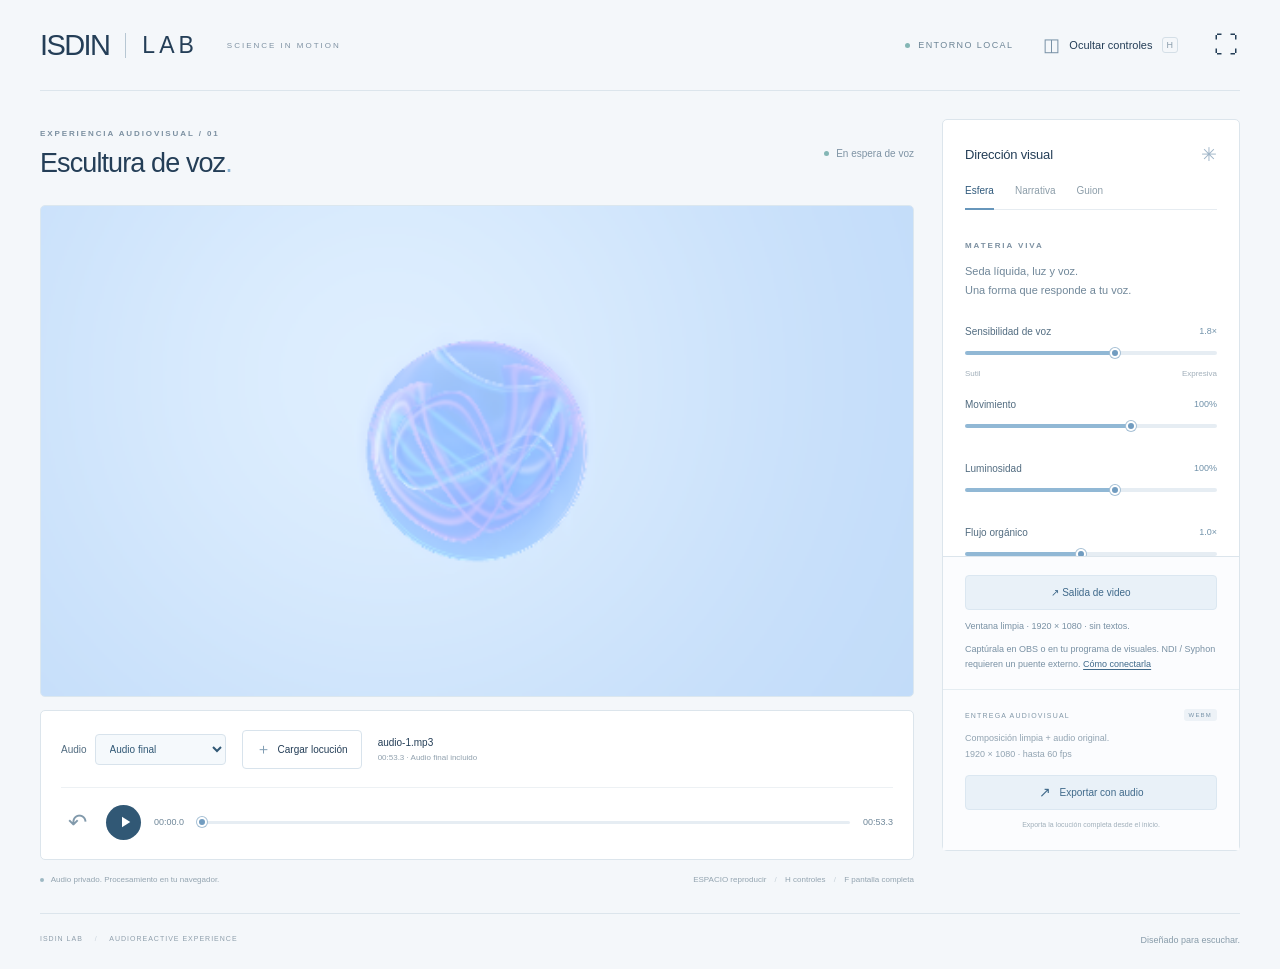
<file: index.html>
<!doctype html>
<html lang="es">
<head>
  <meta charset="utf-8">
  <meta name="viewport" content="width=device-width, initial-scale=1">
  <meta name="theme-color" content="#edf5fc">
  <title>ISDIN LAB — Escultura de voz</title>
  <link rel="icon" href="data:image/svg+xml,%3Csvg xmlns=%27http://www.w3.org/2000/svg%27 viewBox=%270 0 32 32%27%3E%3Ccircle cx=%2716%27 cy=%2716%27 r=%2713%27 fill=%27%23A9D5FF%27/%3E%3C/svg%3E">
  <link rel="stylesheet" href="styles.css">
  <script defer src="vendor/three.min.js"></script>
  <script defer src="src/audio.js"></script>
  <script defer src="src/markers.js"></script>
  <script defer src="src/voice-response.js"></script>
  <script defer src="src/orb.js"></script>
  <script defer src="src/recorder.js"></script>
  <script defer src="assets/locucion.js"></script>
  <script defer src="assets/audio-options.js"></script>
  <script defer src="src/video-output.js"></script>
  <script defer src="src/app.js"></script>
</head>
<body>
  <div class="app" id="app">
    <header class="header chrome">
      <a class="brand" href="./" aria-label="ISDIN LAB inicio">ISDIN<span class="brand-line"></span><span class="lab">LAB</span><span class="brand-caption">SCIENCE IN MOTION</span></a>
      <div class="header-actions"><span class="local-label"><i></i> ENTORNO LOCAL</span><button id="clean" class="quiet"><span aria-hidden="true">◫</span> Ocultar controles <kbd>H</kbd></button><button id="fullscreen" class="icon-button" title="Pantalla completa (F)" aria-label="Pantalla completa">⛶</button></div>
    </header>
    <div class="workspace">
      <main class="main-area">
        <div class="section-heading chrome"><div><div class="eyebrow">EXPERIENCIA AUDIOVISUAL / 01</div><h1>Escultura de voz<span>.</span></h1></div><div class="session"><span class="status-dot"></span><span id="session-status">En espera de voz</span></div></div>
        <section id="stage" class="stage" aria-label="Esfera holográfica audioreactiva">
          <canvas id="orb-canvas" aria-label="Esfera tridimensional de cristal con filamentos líquidos iridiscentes"></canvas>
          <div id="webgl-error" class="webgl-error" hidden role="alert"></div>
        </section>
        <section class="transport chrome" aria-label="Reproducción de audio">
          <div class="audio-source"><label class="audio-preset-label" for="audio-preset">Audio<select id="audio-preset" aria-label="Elegir audio incluido"><option value="audio-1" selected>Audio final</option><option value="custom" hidden>Archivo cargado</option></select></label><label class="upload-button" for="audio-file"><span aria-hidden="true">＋</span> Cargar locución</label><input id="audio-file" type="file" accept=".wav,.mp3,audio/wav,audio/mpeg" hidden><div class="file-meta"><strong id="file-name">Ningún audio cargado</strong><span id="file-info">WAV o MP3 · Desde tu equipo</span></div></div>
          <div class="playback"><button id="restart" class="icon-button" disabled aria-label="Reiniciar audio" title="Reiniciar">↶</button><button id="play" class="play-button" disabled aria-label="Reproducir" title="Reproducir / pausar (espacio)"><svg viewBox="0 0 24 24" width="18" height="18" fill="currentColor" aria-hidden="true"><path d="M8 5v14l11-7z"/></svg></button><span class="time" id="current-time">00:00.0</span><div class="timeline-wrap"><input id="timeline" type="range" min="0" max="1" value="0" step="0.01" disabled aria-label="Posición del audio"><div id="timeline-markers" aria-hidden="true"></div></div><span class="time duration" id="duration">--:--</span></div>
        </section>
        <div class="under-stage chrome"><span><span class="tiny-dot"></span> Audio privado. Procesamiento en tu navegador.</span><span>ESPACIO reproducir <span class="shortcut-separator">/</span> H controles <span class="shortcut-separator">/</span> F pantalla completa</span></div>
      </main>
      <aside class="sidebar chrome" aria-label="Ajustes de la experiencia">
        <div class="panel-title"><h2>Dirección visual</h2><span class="panel-icon" aria-hidden="true">✳︎</span></div>
        <div class="tabs" role="tablist" aria-label="Paneles"><button id="tab-visual" role="tab" aria-selected="true" aria-controls="panel-visual" data-panel="visual">Esfera</button><button id="tab-markers" role="tab" aria-selected="false" aria-controls="panel-markers" data-panel="markers">Narrativa</button><button id="tab-script" role="tab" aria-selected="false" aria-controls="panel-script" data-panel="script">Guion</button></div>
        <div class="panel-body">
          <section id="panel-visual" role="tabpanel" aria-labelledby="tab-visual">
            <div class="panel-intro"><span class="eyebrow">MATERIA VIVA</span><p>Seda líquida, luz y voz.<br>Una forma que responde a tu voz.</p></div>
            <div class="control"><label for="sensitivity">Sensibilidad de voz <output id="sensitivity-value">1.8×</output></label><input id="sensitivity" type="range" min="0" max="3" step="0.05" value="1.8"><div class="range-labels"><span>Sutil</span><span>Expresiva</span></div></div>
            <div class="control"><label for="motion">Movimiento <output id="motion-value">100%</output></label><input id="motion" type="range" min="0" max="1.5" step="0.01" value="1"></div>
            <div class="control"><label for="brightness">Luminosidad <output id="brightness-value">100%</output></label><input id="brightness" type="range" min="0.25" max="1.5" step="0.01" value="1"></div>
            <div class="control"><label for="speed">Flujo orgánico <output id="speed-value">1.0×</output></label><input id="speed" type="range" min="0.15" max="2" step="0.05" value="1"></div>
            <div class="control"><label for="size">Diámetro de esfera <output id="size-value">45%</output></label><input id="size" type="range" min="25" max="65" step="1" value="45"><div class="range-labels"><span>Proporción de la composición</span><button id="reset-visual" class="text-button">Restablecer</button></div></div>
            <div class="analysis"><div class="analysis-heading"><span>ANÁLISIS DE VOZ</span><span id="rms-label">RMS 0.000</span></div><div class="meter-row"><span>Graves</span><div class="meter"><i id="meter-bass"></i></div></div><div class="meter-row"><span>Medios</span><div class="meter"><i id="meter-mid"></i></div></div><div class="meter-row"><span>Agudos</span><div class="meter"><i id="meter-treble"></i></div></div><div class="analysis-note" id="analysis-note">En reposo · Sin señal de audio</div></div>
            <div class="palette"><i style="--swatch:#A9D5FF"></i><i style="--swatch:#79B9FF"></i><i style="--swatch:#A7F5F2"></i><i style="--swatch:#E3B9F5"></i><i style="--swatch:#F8C6E8"></i><i style="--swatch:#FFF6E9"></i><span>ESPECTRO ISDIN</span></div>
          </section>
          <section id="panel-markers" role="tabpanel" aria-labelledby="tab-markers" hidden><div class="panel-intro"><span class="eyebrow">SINCRONÍA NARRATIVA</span><p>Asigna el instante de cada frase en segundos o pulsa «Ahora» al escucharla.</p><small>No hay tiempos predefinidos. Los marcadores complementan la voz.</small></div><div id="marker-editor"></div><div class="marker-actions"><button id="markers-save" class="secondary-button">Guardar JSON</button><label for="markers-file" class="secondary-button">Abrir JSON</label><input id="markers-file" type="file" accept=".json,application/json" hidden><button id="markers-clear" class="text-button">Borrar tiempos</button></div></section>
          <section id="panel-script" role="tabpanel" aria-labelledby="tab-script" hidden><div class="panel-intro"><span class="eyebrow">LOCUCIÓN OFICIAL</span><p>Referencia de contenido para la voz femenina de ElevenLabs.</p><small>Este texto no genera audio. Carga la locución real en WAV o MP3.</small></div><div id="official-script" class="script-text"></div></section>
        </div>
        <div class="video-output-panel">
          <button id="video-output" class="export-button" type="button" aria-pressed="false">↗ Salida de video</button>
          <p id="video-output-status">Ventana limpia · 1920 × 1080 · sin textos.</p>
          <p class="video-output-help">Captúrala en OBS o en tu programa de visuales. NDI / Syphon requieren un puente externo. <a href="SALIDA-VIDEO.md" target="_blank" rel="noopener">Cómo conectarla</a></p>
        </div>
        <div class="export-panel"><div class="export-heading"><span>ENTREGA AUDIOVISUAL</span><span class="format-tag">WEBM</span></div><p id="export-description">Composición limpia + audio original.<br>1920 × 1080 · hasta 60 fps</p><button id="export" class="export-button" disabled><span aria-hidden="true">↗</span> Exportar con audio</button><button id="stop-export" class="secondary-button" hidden>Detener y guardar parcial</button><a id="download-export" class="download-link" hidden>Descargar WebM</a><span class="export-note" id="export-note">Carga una locución para exportar.</span></div>
      </aside>
    </div>
    <footer class="footer chrome"><span>ISDIN LAB <span class="footer-separator">/</span> AUDIOREACTIVE EXPERIENCE</span><span>Diseñado para escuchar.</span></footer>
  </div>
  <button id="restore-ui" class="restore-ui" hidden aria-label="Mostrar controles (H)">◫ Mostrar controles <kbd>H</kbd></button>
  <div id="toast" class="toast" role="status" aria-live="polite" hidden></div>
</body>
</html>
</file>
<file: styles.css>
:root{font-family:Inter,"Helvetica Neue",Arial,sans-serif;color:#243e57;background:#f4f7fa;font-synthesis:none;--line:#dce5ec;--muted:#778a9a;--blue:#4f8cc0;--ink:#243e57}*{box-sizing:border-box}body{margin:0}button,input,label,a{-webkit-tap-highlight-color:transparent}button,a,input{outline-offset:5px}button{font:inherit;color:inherit;cursor:pointer}button:disabled{opacity:.38;cursor:not-allowed}button{border:0;background:none}a{color:inherit}input[type=range]{width:100%;height:4px;accent-color:#6499c7;cursor:pointer;margin:14px 0}input[type=range]:disabled{cursor:default;opacity:.4}button:hover:not(:disabled),.secondary-button:hover{filter:brightness(.93)}[hidden]{display:none!important}.app{max-width:2000px;margin:auto;padding:0 40px}.header{height:91px;display:flex;align-items:center;justify-content:space-between;border-bottom:1px solid var(--line)}.brand{text-decoration:none;display:flex;align-items:center;gap:16px;font-weight:500;font-size:29px;letter-spacing:-1.6px}.brand-line{height:25px;width:1px;background:#b7c7d3}.lab{font-size:23px;font-weight:300;letter-spacing:4px}.brand-caption{font-size:8px;letter-spacing:2px;color:#7f92a3;margin-left:13px}.header-actions{display:flex;align-items:center;gap:24px}.local-label{font-size:9px;letter-spacing:1.4px;color:#6d8596;display:flex;gap:8px;align-items:center}.local-label i,.status-dot,.tiny-dot{width:5px;height:5px;border-radius:50%;background:#84b6b5;display:inline-block}.quiet{font-size:11px;display:flex;align-items:center;gap:9px}.quiet>span{font-size:18px;color:#7891a6}kbd{border:1px solid #d4dfe7;border-radius:3px;font-family:inherit;font-size:9px;padding:2px 4px;color:#8b9eac}.icon-button{font-size:24px;width:32px;height:32px;display:grid;place-items:center;border-radius:5px}.workspace{display:grid;grid-template-columns:minmax(0,1fr) 298px;gap:28px;padding-top:28px}.main-area{min-width:0}.section-heading{display:flex;align-items:center;justify-content:space-between;margin:8px 0 25px;min-height:53px}.eyebrow{font-size:8px;letter-spacing:1.9px;color:#7c90a1;font-weight:600}h1{font-size:27px;letter-spacing:-.9px;font-weight:400;margin:10px 0 0}h1>span{color:#87b1d2}.session{font-size:10px;color:#7e93a4;display:flex;align-items:center;gap:7px}.stage{width:100%;aspect-ratio:16/9;position:relative;overflow:hidden;border:1px solid #dbe7ef;border-radius:5px;background:#eaf3fc}canvas{display:block;width:100%;height:100%}.stage-top,.stage-bottom{position:absolute;left:25px;right:25px;display:flex;justify-content:space-between;pointer-events:none}.stage-top{top:24px;font-size:8px;letter-spacing:2px;color:#829caf}.stage-top>span:first-child{font-size:11px;color:#68879e;letter-spacing:2px;font-weight:500}.stage-top>span:last-child{font-size:6px;letter-spacing:1.6px}.stage-bottom{bottom:23px;align-items:flex-end}.stage-caption{font-size:11px;display:block;color:#6c8ba4}.stage-subcaption{display:block;font-size:7px;color:#95a9b9;letter-spacing:.25px;margin-top:7px}.stage-spec{font-size:7px;letter-spacing:1px;color:#95a9b9}.transport{padding:19px 20px;background:#fff;border:1px solid var(--line);border-radius:5px;margin-top:13px}.audio-source{display:flex;gap:16px;align-items:center;padding-bottom:18px;border-bottom:1px solid #edf1f4}.upload-button{display:inline-flex;align-items:center;gap:7px;font-size:10px;font-weight:500;padding:9px 13px;border:1px solid #d8e3ec;border-radius:4px;cursor:pointer;white-space:nowrap}.upload-button>span{font-size:15px;color:#7f9cb2}.file-meta{min-width:0}.file-meta strong{font-size:10px;font-weight:400;display:block;white-space:nowrap;text-overflow:ellipsis;overflow:hidden;max-width:45vw}.file-meta>span{font-size:8px;color:#91a1ae;display:block;margin-top:5px}.playback{display:flex;align-items:center;gap:13px;padding-top:17px}.playback>.icon-button{font-size:23px;color:#8199ab}.play-button{width:35px;height:35px;flex-shrink:0;border-radius:50%;background:#315875;color:#fff;display:grid;place-items:center}.play-button svg{margin-left:2px}.time{font-variant-numeric:tabular-nums;font-size:9px;color:#6f8799;white-space:nowrap}.timeline-wrap{position:relative;flex:1;display:flex;align-items:center;min-width:40px}.timeline-wrap input{margin:0;height:3px}#timeline-markers{position:absolute;left:5px;right:5px;top:9px;pointer-events:none}#timeline-markers i{position:absolute;width:2px;height:5px;background:#b399c6}.under-stage{display:flex;justify-content:space-between;margin:15px 0 3px;font-size:8px;color:#93a4b0;gap:14px}.tiny-dot{width:4px;height:4px;margin-right:5px;background:#9db9c3}.shortcut-separator{padding:0 6px;color:#c5d0d8}.sidebar{border:1px solid var(--line);border-radius:5px;background:#fff;display:flex;flex-direction:column;min-height:650px;max-height:calc(100vh - 168px);min-height:660px}.panel-title{display:flex;align-items:center;justify-content:space-between;padding:23px 22px 19px}h2{font-weight:500;font-size:13px;margin:0;letter-spacing:-.2px}.panel-icon{color:#9eb4c7;font-size:19px}.tabs{display:flex;margin:0 22px;border-bottom:1px solid #e6ecf1;gap:21px}.tabs button{font-size:10px;padding:0 0 13px;position:relative;color:#8c9da9}.tabs button[aria-selected=true]{color:#305a7c}.tabs button[aria-selected=true]:after{position:absolute;bottom:-1px;left:0;right:0;height:2px;content:"";background:#6796bb}.panel-body{padding:24px 22px;overflow:auto;flex:1;scrollbar-width:thin;scrollbar-color:#d7e3ec transparent}.panel-intro{margin-bottom:25px}.panel-intro p{font-size:11px;line-height:1.75;margin:10px 0;color:#708799;font-weight:400}.panel-intro small{font-size:9px;line-height:1.7;color:#8f9fab;display:block}.control{margin:0 0 21px}.control label{display:flex;justify-content:space-between;font-size:10px;color:#526c80}.control output{font-size:9px;color:#7192aa;font-variant-numeric:tabular-nums}.range-labels{display:flex;justify-content:space-between;font-size:8px;color:#a1afba}.control .text-button{font-size:8px;padding:0}.text-button{font-size:9px;color:#7290a6;padding:4px 0;text-decoration:underline;text-decoration-color:#cbd9e3;text-underline-offset:3px}.analysis{border-top:1px solid #edf1f4;padding-top:19px;margin-top:25px}.analysis-heading{display:flex;justify-content:space-between;font-size:7px;color:#8b9eac;letter-spacing:1px;margin-bottom:16px}.analysis-heading>span:last-child{letter-spacing:.3px;font-variant-numeric:tabular-nums}.meter-row{display:flex;align-items:center;gap:13px;margin:10px 0;font-size:8px;color:#8197a7}.meter-row>span{width:31px}.meter{flex:1;height:3px;background:#edf2f7;border-radius:3px;overflow:hidden}.meter i{display:block;width:100%;height:100%;background:linear-gradient(90deg,#a9d5ff,#c2b2df);transform:scaleX(0);transform-origin:left}.analysis-note{font-size:8px;color:#98a9b6;margin-top:16px}.palette{display:flex;gap:5px;align-items:center;margin-top:23px}.palette i{height:10px;width:10px;background:var(--swatch);border-radius:50%;border:1px solid #00000004}.palette>span{font-size:6px;letter-spacing:.8px;color:#96a6b2;margin-left:auto}.export-panel{border-top:1px solid #e5edf2;padding:19px 22px 20px;background:#fbfcfe}.export-heading{display:flex;align-items:center;justify-content:space-between;font-size:7px;letter-spacing:1.2px;color:#8197a7}.format-tag{font-size:6px;padding:3px 5px;background:#edf2f7;border-radius:3px;color:#7793a9}.export-panel p{font-size:9px;color:#91a3b1;line-height:1.7;margin:10px 0 13px}.export-button{width:100%;background:#e9f1f8;color:#3f698a;font-size:10px;padding:11px;border:1px solid #dbe7f1;border-radius:4px;font-weight:500;display:flex;justify-content:center;gap:9px}.export-button>span{font-size:14px;line-height:11px}.export-note{display:block;font-size:7px;color:#a0afba;margin-top:9px;text-align:center;line-height:1.6}.secondary-button{font-size:9px;border:1px solid #d6e2ec;border-radius:4px;padding:8px 9px;cursor:pointer;display:inline-block;background:#fff}.export-panel>.secondary-button{width:100%;margin-top:9px}.download-link{display:block;font-size:10px;margin-top:11px;text-align:center;color:#407ea9}.footer{display:flex;justify-content:space-between;border-top:1px solid var(--line);margin-top:26px;padding:21px 0 24px;font-size:7px;letter-spacing:1px;color:#8f9fac}.footer>span:last-child{letter-spacing:0;font-size:9px;color:#879ba9}.footer-separator{padding:0 9px;color:#c7d3db}.marker-row{display:grid;grid-template-columns:1fr 62px 41px;gap:5px;align-items:center;padding:10px 0;border-bottom:1px solid #eef2f5}.marker-label{font-size:9px;line-height:1.5}.marker-index{font-size:7px;color:#a8b7c3;margin-right:6px}.marker-time{width:62px;padding:7px 4px;border:1px solid #dce6ed;border-radius:3px;font:inherit;font-size:9px;color:#55788e;outline-color:#a9d5ff;background:#fbfdff}.marker-capture{font-size:8px;color:#7196b1;padding:7px 0}.marker-status{grid-column:1/-1;font-size:7px;color:#a0aebb}.marker-row.invalid .marker-status{color:#a46b68}.marker-row.invalid input{border-color:#d9b6b0}.marker-row.active .marker-label{color:#5089b2}.marker-row.active{background:#f2f8fc}.marker-actions{display:flex;gap:7px;flex-wrap:wrap;margin-top:18px}.script-text{white-space:pre-line;font-size:11px;line-height:1.95;color:#617e94;padding-bottom:12px}.restore-ui{position:fixed;right:23px;bottom:20px;background:#ffffffa6;backdrop-filter:blur(12px);color:#6f8a9e;border:1px solid #dce6ed;padding:10px 14px;border-radius:5px;font-size:10px;opacity:.25;transition:opacity .2s;z-index:20}.restore-ui:hover,.restore-ui:focus{opacity:1}.restore-ui kbd{margin-left:9px}.clean-view{background:#edf5fc}.clean-view .chrome{display:none}.clean-view .app{padding:0;max-width:none;height:100vh;display:flex;align-items:center;justify-content:center}.clean-view .workspace{display:block;padding:0;width:100%}.clean-view .stage{border:0;border-radius:0;margin:auto;width:min(100vw,177.77778vh);height:auto;aspect-ratio:16/9}.clean-view .stage-ui{display:none}.toast{position:fixed;bottom:24px;left:50%;transform:translateX(-50%);background:#294963;color:white;box-shadow:0 5px 30px #18354d16;border-radius:5px;padding:12px 20px;max-width:90vw;font-size:12px;line-height:1.6;z-index:100}.webgl-error{position:absolute;inset:0;display:grid;place-content:center;padding:40px;text-align:center;font-size:14px;line-height:1.8;color:#54788e;background:#edf5fc}.recording .status-dot{background:#c894a9}.recording #session-status{color:#ae778c}@media(min-width:1600px){.workspace{grid-template-columns:minmax(0,1fr) 320px;gap:36px}.app{padding:0 55px}.sidebar{max-height:none}.section-heading{margin-bottom:30px}.panel-body{padding-top:28px}.control{margin-bottom:25px}}@media(max-width:1100px){.app{padding:0 24px}.workspace{gap:18px;grid-template-columns:minmax(0,1fr) 270px}.brand-caption{display:none}.header-actions{gap:15px}.local-label{display:none}.under-stage>span:last-child{display:none}.sidebar{min-height:640px}.stage-top>span:last-child{display:none}.stage-top,.stage-bottom{left:18px;right:18px}.stage-subcaption{font-size:6px}.stage-caption{font-size:9px}.transport{padding:15px}.playback{gap:9px}}@media(max-width:780px){.header{height:72px}.brand{font-size:25px;gap:12px}.lab{font-size:19px}.quiet{font-size:0;gap:0}.quiet kbd{display:none}.quiet>span{font-size:21px}.workspace{grid-template-columns:1fr;padding-top:18px}.section-heading{margin-bottom:19px}h1{font-size:23px}.sidebar{max-height:none;min-height:0}.panel-body{max-height:500px}.stage-subcaption{display:none}.stage-bottom{bottom:16px}.stage-top{top:16px}.stage-spec{font-size:6px}.footer{margin-top:20px}.panel-title{padding:19px 22px}.panel-intro{margin-bottom:22px}.transport{margin-top:10px}.control{margin-bottom:20px}.analysis{margin-top:22px}.audio-source{gap:11px}.file-meta strong{max-width:40vw}.session{font-size:8px}.section-heading .eyebrow{font-size:6px}.under-stage{font-size:7px}.app{padding:0 17px}}

.clean-view.idle-cursor{cursor:none}.idle-cursor .restore-ui{opacity:0}.idle-cursor .restore-ui:focus-visible{opacity:1}
input[type=range]{appearance:none;-webkit-appearance:none;border-radius:4px;background:linear-gradient(90deg,#91b8d5 0%,#91b8d5 var(--fill,50%),#e6edf3 var(--fill,50%),#e6edf3 100%)}input[type=range]::-webkit-slider-thumb{-webkit-appearance:none;width:10px;height:10px;background:#719cc0;border:2px solid #fff;border-radius:50%;box-shadow:0 0 0 1px #a6c0d5}input[type=range]::-moz-range-thumb{width:7px;height:7px;background:#719cc0;border:2px solid #fff;border-radius:50%;box-shadow:0 0 0 1px #a6c0d5}.panel-icon{font-variant-emoji:text;color:#9eb4c7}

.video-output-panel{padding:18px 22px;border-top:1px solid var(--line);background:#fbfcfe}.video-output-panel p{font-size:9px;line-height:1.6;color:#7890a3;margin:9px 0 0}.video-output-help a{color:#3f698a;text-underline-offset:2px}

.audio-source{flex-wrap:wrap}.audio-preset-label{display:flex;align-items:center;gap:8px;font-size:10px;color:#526c80}.audio-preset-label select{font:inherit;color:#315875;background:#f5f9fc;border:1px solid #d8e3ec;border-radius:4px;padding:8px 26px 8px 10px;cursor:pointer}.audio-preset-label select:disabled{opacity:.5;cursor:default}
</file>
